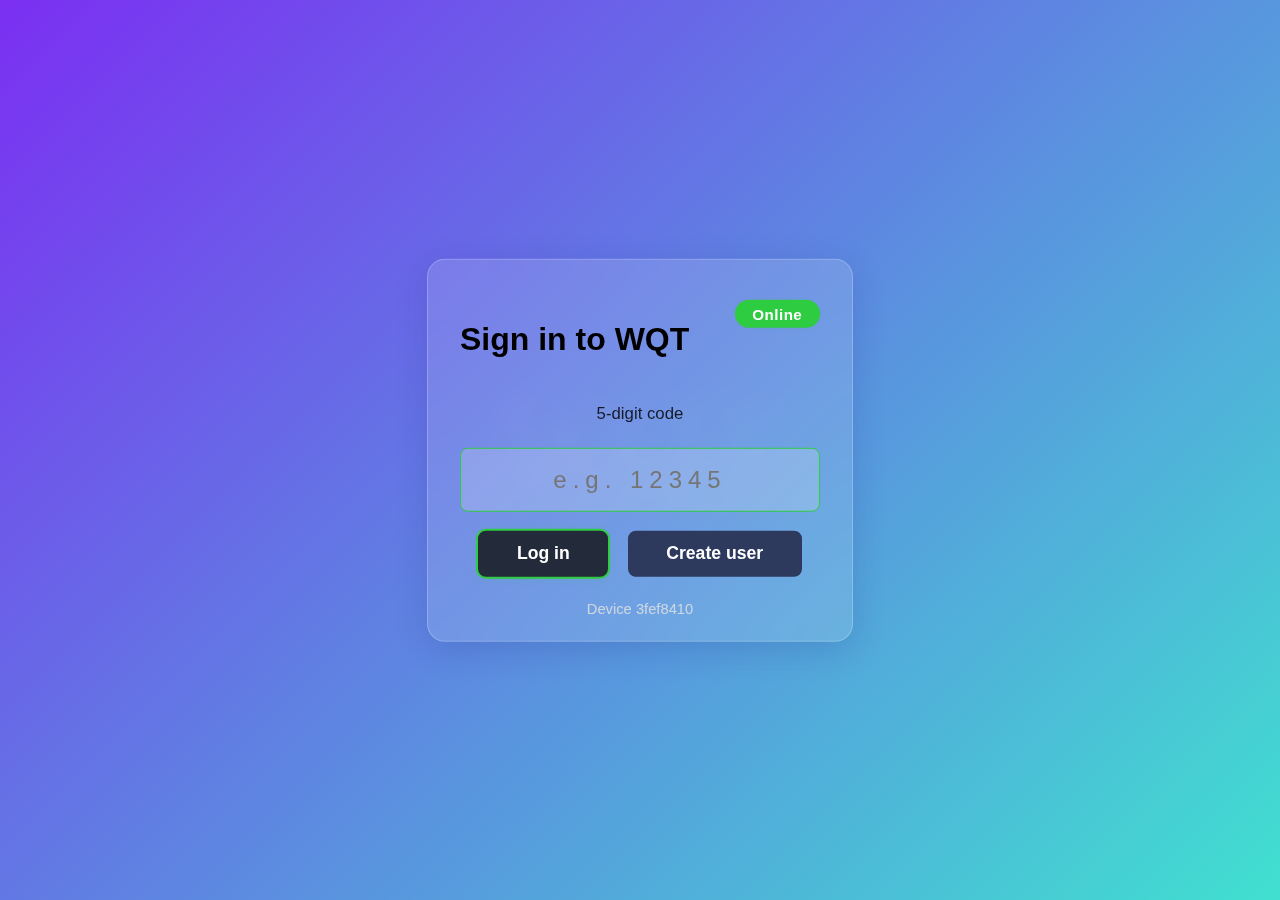
<file: scanner/index.html>
<!DOCTYPE html>
<html lang="en">
<head>
  <meta charset="UTF-8">
  <meta name="viewport" content="width=device-width, initial-scale=1.0">
  <title>Sign in to WQT</title>
  <link rel="stylesheet" href="styles/theme.css">
  <link rel="stylesheet" href="styles/login.css">
  <script type="module" src="scripts/login.js"></script>
</head>
<body>
  <main class="centered-card">
    <div class="card-header">
      <h1>Sign in to WQT</h1>
      <span class="status-pill online" id="status-pill">Online</span>
    </div>
    <form id="login-form" autocomplete="off">
      <label for="code-input" style="font-size:1.05rem;opacity:0.82;margin-bottom:0.3em;display:block;text-align:center;">5-digit code</label>
      <input type="text" id="code-input" maxlength="5" pattern="\d{5}" placeholder="e.g. 12345" required autofocus>
      <div class="button-row">
        <button type="submit" id="login-btn">Log in</button>
        <button type="button" id="create-user-btn">Create user</button>
      </div>
    </form>
    <footer class="device-id-footer" id="device-id-footer">Device <span id="device-id">(loading...)</span></footer>
  </main>
</body>
</html>
</file>
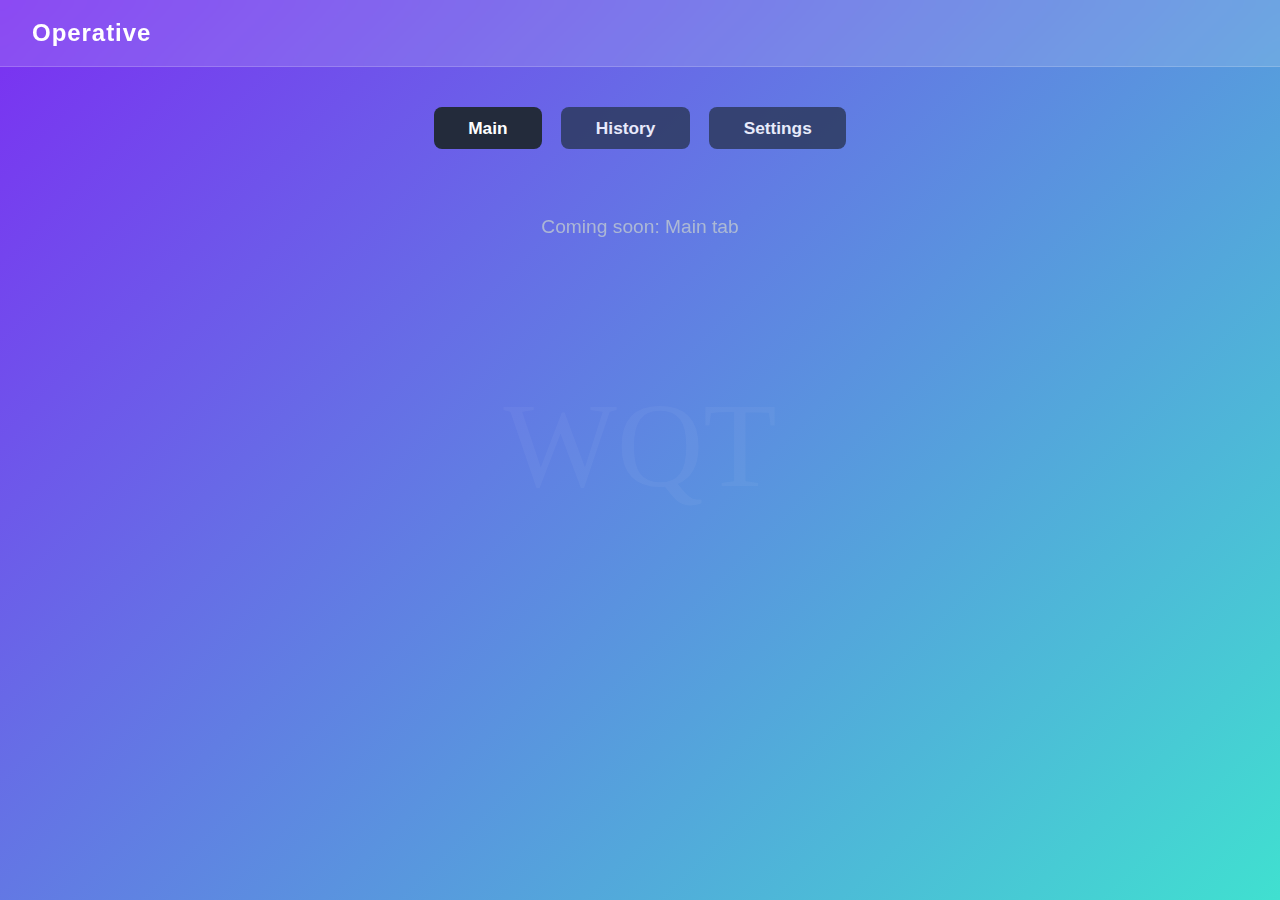
<file: scanner/operative.html>
<!DOCTYPE html>
<html lang="en">
<head>
  <meta charset="UTF-8">
  <meta name="viewport" content="width=device-width, initial-scale=1.0">
  <title>Operative - WQT</title>
  <link rel="stylesheet" href="styles/theme.css">
  <link rel="stylesheet" href="styles/role.css">
  <script type="module" src="scripts/role.js"></script>
</head>
<body>
  <header class="role-header">Operative</header>
  <!-- status strip and last updated will be injected by JS -->
  <main class="role-shell">
    <nav class="role-tabs">
      <button class="tab-btn active" data-tab="main">Main</button>
      <button class="tab-btn" data-tab="history">History</button>
      <button class="tab-btn" data-tab="settings">Settings</button>
    </nav>
    <section class="tab-panel" data-panel="main">Coming soon: Main tab</section>
    <section class="tab-panel" data-panel="history" style="display:none;">Coming soon: History tab</section>
    <section class="tab-panel" data-panel="settings" style="display:none;">Coming soon: Settings tab</section>
  </main>
</body>
</html>
</file>
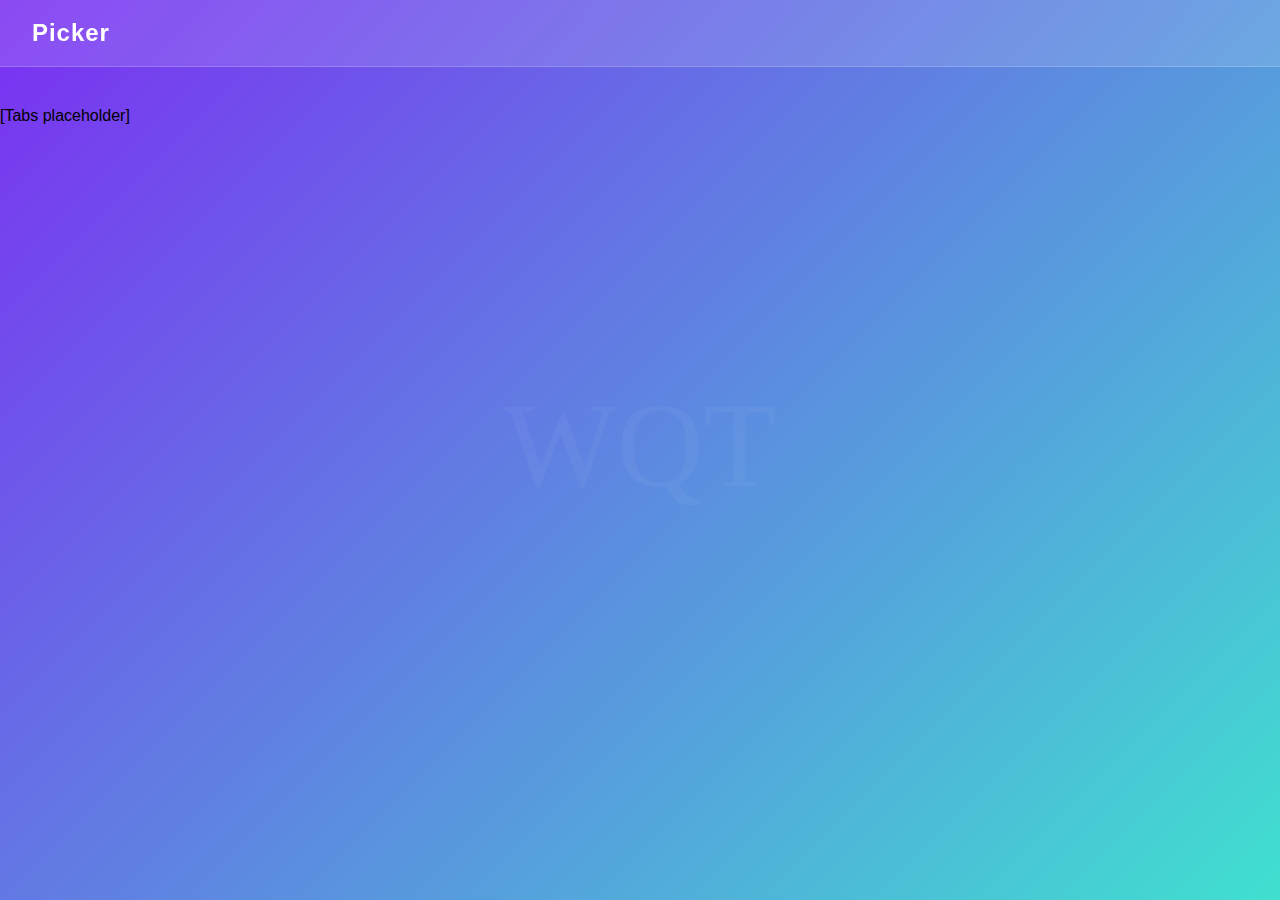
<file: scanner/picker.html>
<!DOCTYPE html>
<html lang="en">
<head>
  <meta charset="UTF-8">
  <meta name="viewport" content="width=device-width, initial-scale=1.0">
  <title>Picker - WQT</title>
  <link rel="stylesheet" href="styles/theme.css">
  <link rel="stylesheet" href="styles/role.css">
  <script type="module" src="scripts/role.js"></script>
</head>
<body>
  <header class="role-header">Picker</header>
  <main class="role-shell">
    <div class="placeholder">[Tabs placeholder]</div>
  </main>
</body>
</html>
</file>
<file: scanner/styles/theme.css>
/* Shared theme: background, glass, typography */
  height: 100%;
  margin: 0;
  padding: 0;
  font-family: 'Segoe UI', Arial, sans-serif;
  background: linear-gradient(135deg, #2a3140 0%, #3e4a5e 100%);
  min-height: 100vh;
}
.background-overlay {
  position: fixed;
  inset: 0;
  z-index: 0;
  background: url('data:image/svg+xml;utf8,<svg width="100%25" height="100%25" xmlns="http://www.w3.org/2000/svg"><rect fill="none"/><g opacity="0.08"><text x="50%25" y="50%25" font-size="80" text-anchor="middle" fill="white" dy=".3em">WQT</text></g></svg>') center/cover no-repeat;
  pointer-events: none;
}
.centered-card {
  position: absolute;
  top: 50%;
  left: 50%;
  transform: translate(-50%, -50%);
  background: rgba(255,255,255,0.13);
  box-shadow: 0 8px 32px 0 rgba(31,38,135,0.18);
  backdrop-filter: blur(12px);
  -webkit-backdrop-filter: blur(12px);
  border-radius: 18px;
  border: 1.5px solid rgba(255,255,255,0.22);
  padding: 2.5rem 2rem 1.5rem 2rem;
  min-width: 320px;
  max-width: 90vw;
  z-index: 1;
  display: flex;
  flex-direction: column;
  align-items: stretch;
}
.card-header {
  display: flex;
  justify-content: space-between;
  align-items: flex-start;
  margin-bottom: 1.5rem;
}
.status-pill {
  background: #2ecc40;
  color: #fff;
  font-size: 0.95rem;
  padding: 0.3em 1.1em;
  border-radius: 999px;
  font-weight: 600;
  box-shadow: 0 1px 4px rgba(44,204,64,0.08);
  letter-spacing: 0.03em;
  margin-left: 1em;
}
footer.device-id-footer {
  margin-top: 1.5rem;
  font-size: 0.92rem;
  color: #e0e0e0;
  text-align: center;
  opacity: 0.85;
}

html, body {
  height: 100%;
  margin: 0;
  padding: 0;
  font-family: 'Segoe UI', Arial, sans-serif;
  min-height: 100vh;
  background: var(--wqt-bg-gradient);
}

:root {
  --wqt-bg-gradient: linear-gradient(135deg, #7b2ff2 0%, #40e0d0 100%);
  --wqt-glass-bg: rgba(255,255,255,0.13);
  --wqt-glass-border: 1.5px solid rgba(255,255,255,0.22);
  --wqt-glass-radius: 18px;
  --wqt-glass-blur: 12px;
  --wqt-card-shadow: 0 8px 32px 0 rgba(31,38,135,0.18);
  --wqt-input-bg: rgba(255,255,255,0.18);
  --wqt-input-border: 1.5px solid #bfc9d1;
  --wqt-input-focus: #2ecc40;
  --wqt-btn-primary-bg: #232b3b;
  --wqt-btn-primary-glow: 0 0 0 2px #2ecc40, 0 1px 8px #2ecc4033;
  --wqt-btn-secondary-bg: #2d3a5e;
  --wqt-btn-secondary-hover: #1e2233;
  --wqt-btn-radius: 8px;
  --wqt-btn-font: 600;
  --wqt-pill-online-bg: #2ecc40;
  --wqt-pill-online-color: #fff;
  --wqt-pill-offline-bg: #e67e22;
  --wqt-pill-offline-color: #fff;
  --wqt-pill-radius: 999px;
  --wqt-pill-shadow: 0 1px 4px rgba(44,204,64,0.08);
  --wqt-footer-color: #e0e0e0;
}

body::before {
  content: '';
  position: fixed;
  inset: 0;
  z-index: 0;
  pointer-events: none;
  background: url('data:image/svg+xml;utf8,<svg width="100%25" height="100%25" xmlns="http://www.w3.org/2000/svg"><rect fill="none"/><g opacity="0.045"><text x="50%25" y="50%25" font-size="120" text-anchor="middle" fill="white" dy=".3em">WQT</text></g></svg>') center/cover no-repeat;
}

.background-overlay {
  display: none;
}

.centered-card {
  position: absolute;
  top: 50%;
  left: 50%;
  transform: translate(-50%, -50%);
  background: var(--wqt-glass-bg);
  box-shadow: var(--wqt-card-shadow);
  backdrop-filter: blur(var(--wqt-glass-blur));
  -webkit-backdrop-filter: blur(var(--wqt-glass-blur));
  border-radius: var(--wqt-glass-radius);
  border: var(--wqt-glass-border);
  padding: 2.5rem 2rem 1.5rem 2rem;
  min-width: 320px;
  max-width: 90vw;
  z-index: 1;
  display: flex;
  flex-direction: column;
  align-items: stretch;
}

.card-header {
  display: flex;
  justify-content: space-between;
  align-items: flex-start;
  margin-bottom: 1.5rem;
}

.status-pill {
  font-size: 0.95rem;
  padding: 0.3em 1.1em;
  border-radius: var(--wqt-pill-radius);
  font-weight: 600;
  letter-spacing: 0.03em;
  margin-left: 1em;
  box-shadow: var(--wqt-pill-shadow);
  border: 1.5px solid rgba(255,255,255,0.18);
  transition: background 0.18s, color 0.18s, border 0.18s;
}
.status-pill.online {
  background: var(--wqt-pill-online-bg);
  color: var(--wqt-pill-online-color);
  border-color: #2ecc40cc;
}
.status-pill.offline {
  background: var(--wqt-pill-offline-bg);
  color: var(--wqt-pill-offline-color);
  border-color: #e67e22cc;
}

footer.device-id-footer {
  margin-top: 1.5rem;
  font-size: 0.92rem;
  color: var(--wqt-footer-color);
  text-align: center;
  opacity: 0.85;
}
</file>
<file: scanner/styles/login.css>
/* Login-specific styles */
  display: flex;
  flex-direction: column;
  gap: 1.2rem;
}
#code-input {
  font-size: 1.5rem;
  padding: 0.7em 1em;
  border-radius: 8px;
  border: 1.5px solid #bfc9d1;
  background: rgba(255,255,255,0.18);
  color: #2a3140;
  outline: none;
  letter-spacing: 0.25em;
  text-align: center;
  width: 100%;
  box-sizing: border-box;
  transition: border 0.2s;
}
#code-input:focus {
  border-color: #2ecc40;
}
.button-row {
  display: flex;
  gap: 1.2rem;
  justify-content: center;
}
#login-btn, #create-user-btn {
  font-size: 1.1rem;
  padding: 0.7em 2.2em;
  border-radius: 8px;
  border: none;
  background: #3e4a5e;
  color: #fff;
  font-weight: 600;
  cursor: pointer;
  transition: background 0.18s;
}
#login-btn:hover, #create-user-btn:hover {
  background: #2a3140;
}

#login-form {
  display: flex;
  flex-direction: column;
  gap: 1.2rem;
}

#code-input {
  font-size: 1.5rem;
  padding: 0.7em 1em;
  border-radius: var(--wqt-btn-radius);
  border: var(--wqt-input-border);
  background: var(--wqt-input-bg);
  color: #232b3b;
  outline: none;
  letter-spacing: 0.25em;
  text-align: center;
  width: 100%;
  box-sizing: border-box;
  transition: border 0.2s;
}
#code-input:focus {
  border-color: var(--wqt-input-focus);
}

.button-row {
  display: flex;
  gap: 1.2rem;
  justify-content: center;
}

#login-btn {
  font-size: 1.1rem;
  padding: 0.7em 2.2em;
  border-radius: var(--wqt-btn-radius);
  border: none;
  background: var(--wqt-btn-primary-bg);
  color: #fff;
  font-weight: var(--wqt-btn-font);
  cursor: pointer;
  box-shadow: var(--wqt-btn-primary-glow);
  transition: background 0.18s, box-shadow 0.18s;
}
#login-btn:hover {
  background: #1e2233;
  box-shadow: 0 0 0 3px #2ecc40cc;
}

#create-user-btn {
  font-size: 1.1rem;
  padding: 0.7em 2.2em;
  border-radius: var(--wqt-btn-radius);
  border: none;
  background: var(--wqt-btn-secondary-bg);
  color: #fff;
  font-weight: var(--wqt-btn-font);
  cursor: pointer;
  transition: background 0.18s;
}
#create-user-btn:hover {
  background: var(--wqt-btn-secondary-hover);
}
</file>
<file: scanner/styles/role.css>
.picker-shell {
  max-width: 540px;
  margin: 0 auto;
  background: var(--wqt-glass-bg);
  border-radius: var(--wqt-glass-radius);
  box-shadow: var(--wqt-card-shadow);
  border: var(--wqt-glass-border);
  padding: 2.5rem 2rem 2.5rem 2rem;
  position: relative;
}

.picker-tabs {
  display: flex;
  align-items: center;
  justify-content: flex-start;
  gap: 1.2rem;
  margin-bottom: 2.2rem;
}
.pill-tab {
  border-radius: 999px;
  background: #232b3b;
  color: #fff;
  font-weight: 600;
  border: 2px solid transparent;
  box-shadow: 0 0 0 2px #2ecc40, 0 1px 8px #2ecc4033;
  padding: 0.5em 2.2em;
  font-size: 1.08rem;
  opacity: 0.92;
  transition: background 0.18s, border 0.18s, opacity 0.18s;
}
.pill-tab.active {
  background: #232b3b;
  border: 2px solid #2ecc40;
  opacity: 1;
}
.user-pill {
  margin-left: auto;
  background: #232b3b;
  color: #2ecc40;
  border-radius: 999px;
  font-weight: 600;
  padding: 0.5em 1.5em;
  font-size: 1.05rem;
  border: 2px solid #2ecc40;
  box-shadow: 0 0 0 2px #2ecc40, 0 1px 8px #2ecc4033;
  letter-spacing: 0.02em;
}

.metrics-bar {
  display: flex;
  justify-content: space-between;
  align-items: stretch;
  gap: 1.5rem;
  margin-bottom: 2.2rem;
  background: rgba(255,255,255,0.10);
  border-radius: 12px;
  padding: 1.1em 1.5em;
  box-shadow: 0 2px 12px 0 rgba(44,204,64,0.07);
}
.metric {
  flex: 1 1 0;
  display: flex;
  flex-direction: column;
  align-items: center;
  justify-content: center;
}
.metric-label {
  font-size: 0.98rem;
  color: #bfc9d1;
  opacity: 0.82;
  margin-bottom: 0.2em;
  letter-spacing: 0.01em;
}
.metric-value {
  font-size: 1.35rem;
  font-weight: 700;
  color: #fff;
  letter-spacing: 0.01em;
  text-shadow: 0 1px 8px #2ecc4033;
}

.assignment-panel {
  background: rgba(255,255,255,0.14);
  border-radius: 14px;
  box-shadow: 0 2px 12px 0 rgba(44,204,64,0.09);
  border: 1.5px solid rgba(46,204,64,0.13);
  padding: 2.2em 1.5em 1.5em 1.5em;
  margin-bottom: 2.2rem;
  min-height: 120px;
  display: flex;
  flex-direction: column;
  align-items: center;
  justify-content: center;
}
.assignment-title {
  font-size: 1.08rem;
  font-weight: 600;
  color: #2ecc40;
  letter-spacing: 0.04em;
  margin-bottom: 1.1em;
  text-align: center;
}
.assignment-details {
  color: #fff;
  font-size: 1.13rem;
  margin-bottom: 1.2em;
  text-align: center;
}
.assignment-btn {
  background: #2ecc40;
  color: #232b3b;
  font-weight: 700;
  border-radius: 8px;
  border: none;
  font-size: 1.18rem;
  padding: 0.9em 2.8em;
  box-shadow: 0 0 0 2px #2ecc40, 0 1px 8px #2ecc4033;
  margin-top: 0.5em;
  cursor: pointer;
  transition: background 0.18s, color 0.18s;
}
.assignment-btn:active {
  background: #27b33a;
}

.picker-actions-row {
  display: flex;
  justify-content: space-between;
  align-items: center;
  gap: 1.2rem;
  margin-top: 2.2rem;
}
.action-btn {
  flex: 1 1 0;
  background: #2d3a5e;
  color: #fff;
  font-weight: 600;
  border-radius: 8px;
  border: none;
  font-size: 1.08rem;
  padding: 0.8em 0;
  box-shadow: 0 1px 8px #2ecc4033;
  cursor: pointer;
  transition: background 0.18s, color 0.18s;
}
.action-btn.primary {
  background: #232b3b;
  border: 2px solid #2ecc40;
  color: #2ecc40;
  font-weight: 700;
  box-shadow: 0 0 0 2px #2ecc40, 0 1px 8px #2ecc4033;
}
.action-btn:active {
  background: #1e2233;
}
/* Role page shell styles */
.role-header {
  background: rgba(255,255,255,0.13);
  backdrop-filter: blur(8px);
  -webkit-backdrop-filter: blur(8px);
  border-bottom: 1.5px solid rgba(255,255,255,0.18);
  font-size: 1.5rem;
  font-weight: 600;
  color: #fff;
  padding: 1.2rem 2rem;
  text-align: left;
  letter-spacing: 0.04em;
}

.role-shell {
  min-height: 60vh;
  display: flex;
  flex-direction: column;
  align-items: stretch;
  justify-content: flex-start;
  padding: 2.5rem 0 0 0;
}

.role-tabs {
  display: flex;
  gap: 1.2rem;
  justify-content: center;
  margin-bottom: 2.2rem;
}
.tab-btn {
  font-size: 1.08rem;
  padding: 0.6em 2em;
  border-radius: 8px;
  border: none;
  background: #2d3a5e;
  color: #fff;
  font-weight: 600;
  cursor: pointer;
  opacity: 0.85;
  transition: background 0.18s, opacity 0.18s;
}
.tab-btn.active {
  background: #232b3b;
  opacity: 1;
}
.tab-panel {
  color: #bfc9d1;
  font-size: 1.2rem;
  opacity: 0.8;
  padding: 2rem 0;
  text-align: center;
}
</file>
